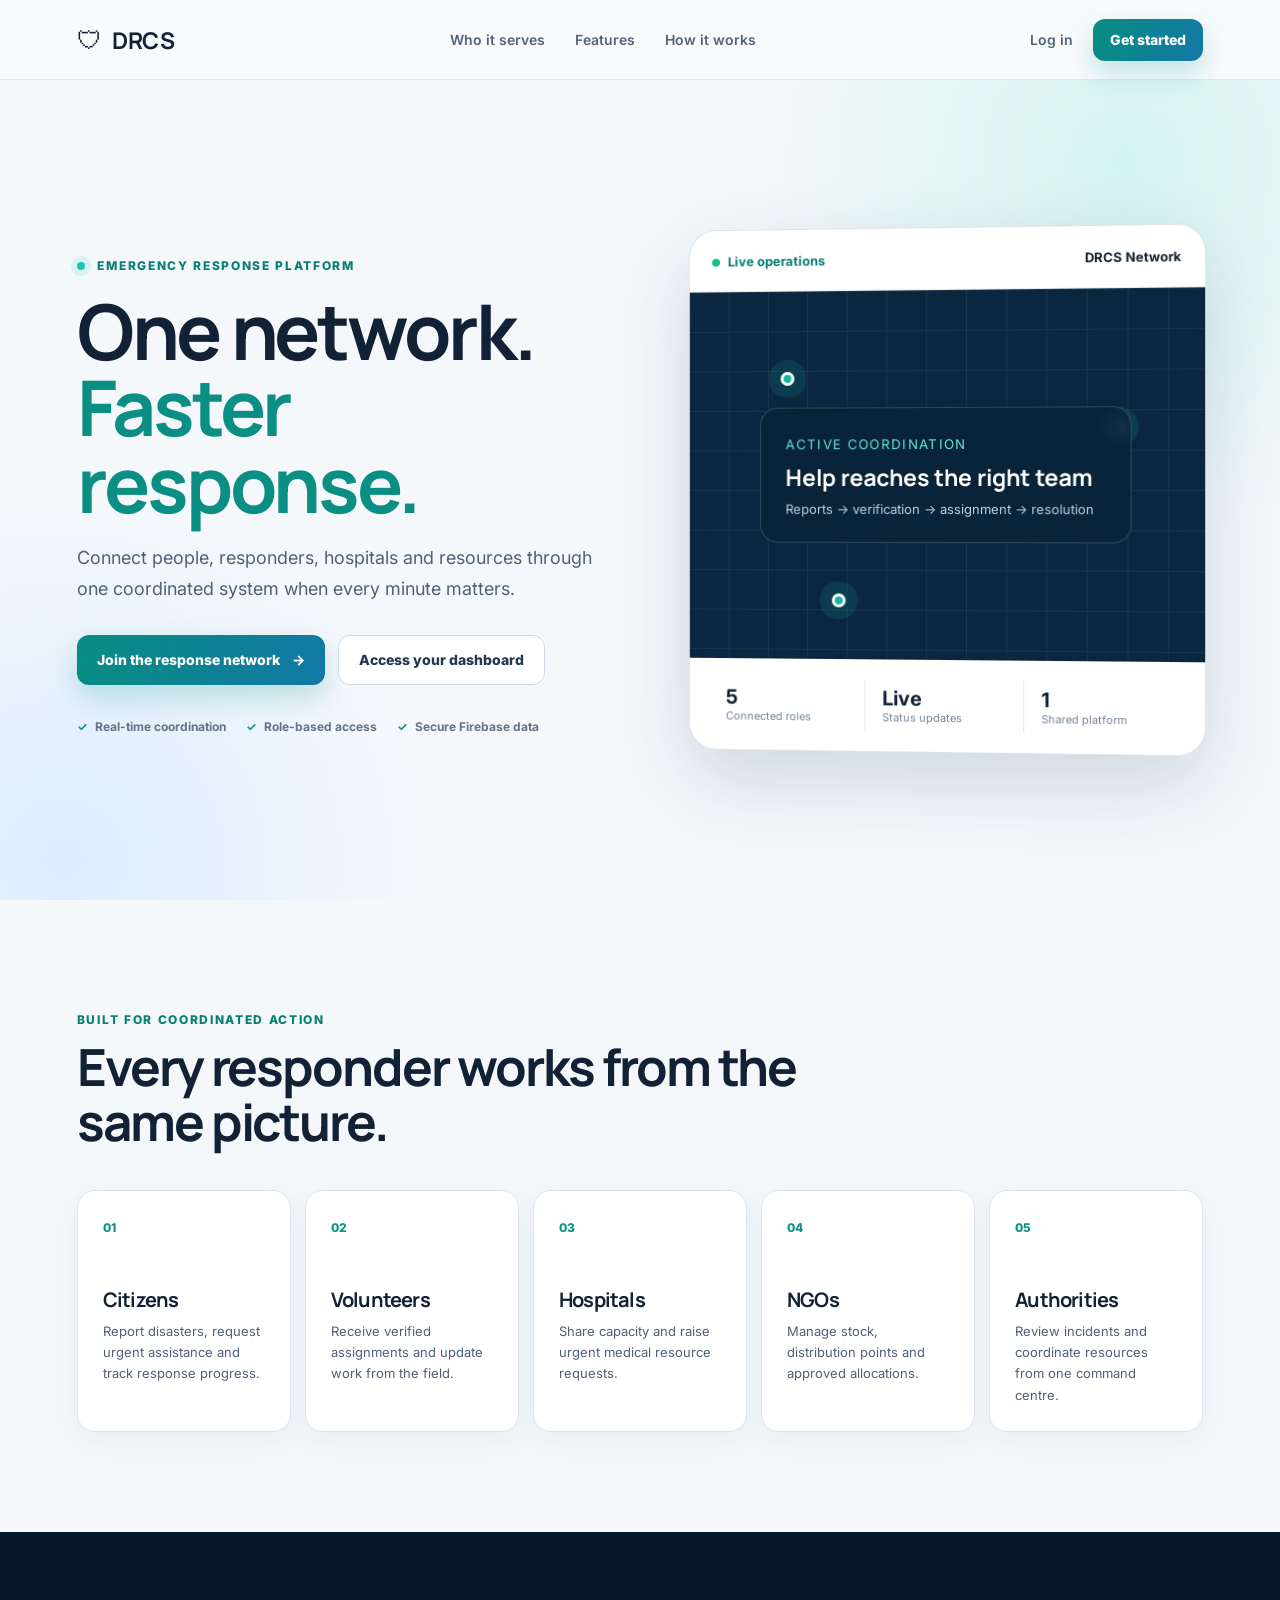
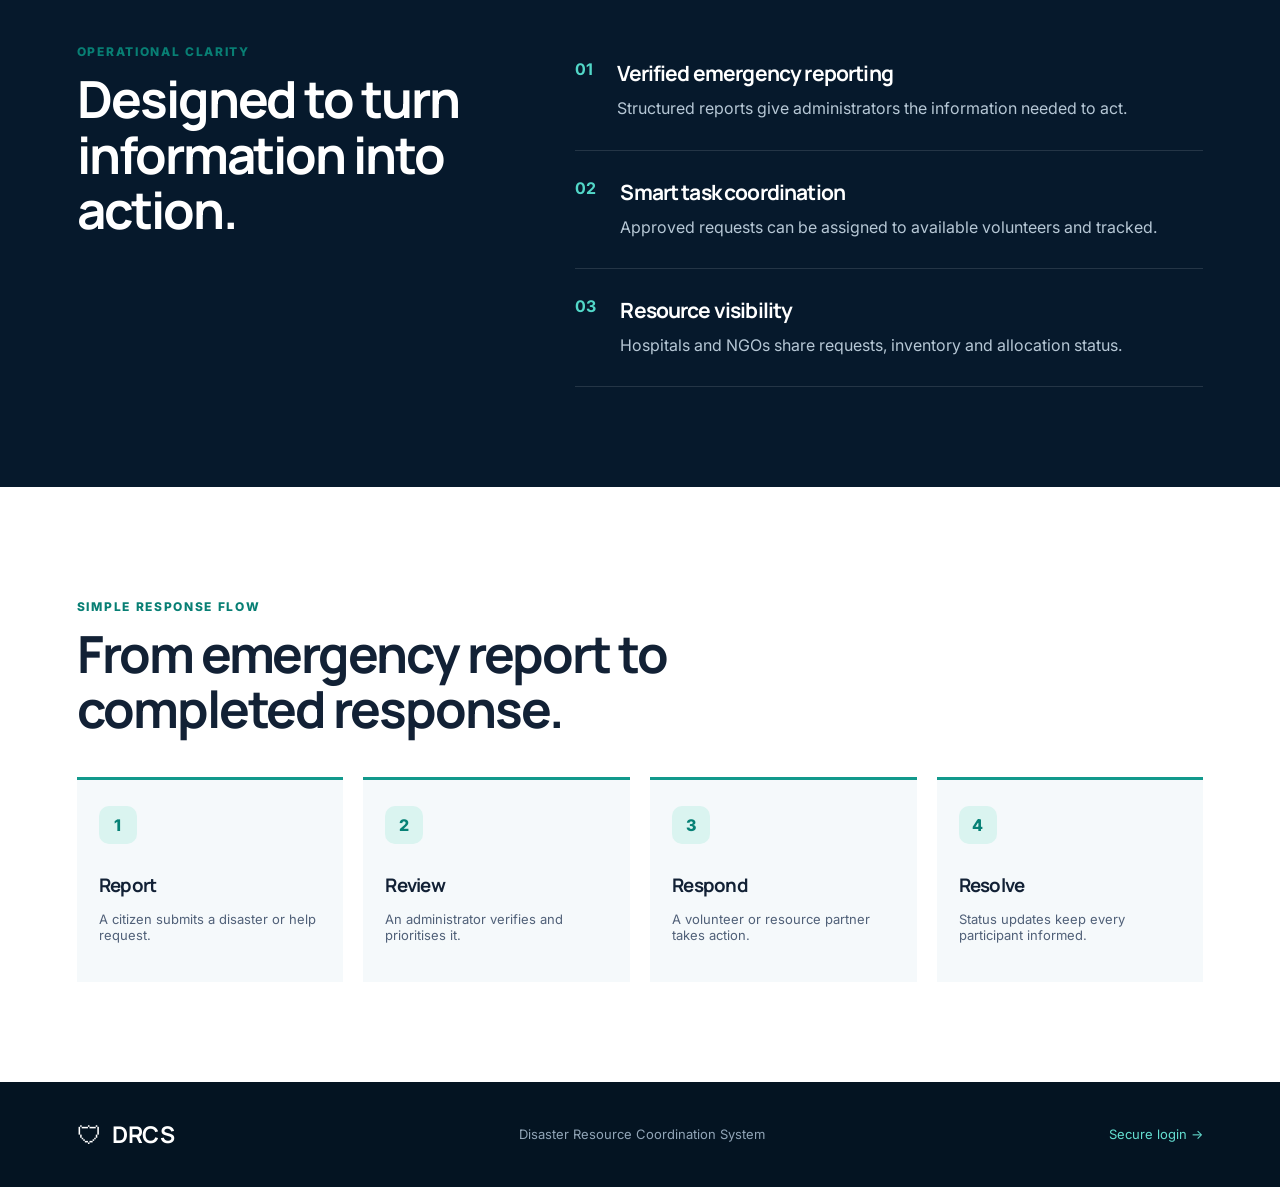
<file: index.html>
<!DOCTYPE html>
<html lang="en">
<head>
    <meta charset="UTF-8">
    <meta name="viewport" content="width=device-width, initial-scale=1.0">
    <meta name="description" content="DRCS connects citizens, volunteers, hospitals, NGOs and authorities for coordinated disaster response.">
    <title>DRCS | Disaster Resource Coordination System</title>
<link rel="stylesheet" href="css/style.css">
</head>
<body>
    <header class="site-header">
        <a class="site-brand" href="index.html"><span>🛡</span><strong>DRCS</strong></a>
        <nav aria-label="Main navigation">
            <a href="#users">Who it serves</a>
            <a href="#features">Features</a>
            <a href="#workflow">How it works</a>
        </nav>
        <div class="header-actions">
            <a class="text-link" href="login.html">Log in</a>
            <a class="button small" href="signup.html">Get started</a>
        </div>
    </header>

    <main>
        <section class="hero">
            <div class="hero-copy">
                <p class="kicker"><span></span> Emergency response platform</p>
                <h1>One network.<br><em>Faster response.</em></h1>
                <p class="hero-text">Connect people, responders, hospitals and resources through one coordinated system when every minute matters.</p>
                <div class="hero-actions">
                    <a class="button" href="signup.html">Join the response network <span>→</span></a>
                    <a class="outline-button" href="login.html">Access your dashboard</a>
                </div>
                <div class="trust-row">
                    <span>Real-time coordination</span>
                    <span>Role-based access</span>
                    <span>Secure Firebase data</span>
                </div>
            </div>
            <div class="hero-visual" aria-label="DRCS response network overview">
                <div class="visual-top">
                    <span class="live-dot">Live operations</span>
                    <span>DRCS Network</span>
                </div>
                <div class="map-grid">
                    <span class="pulse p1"></span><span class="pulse p2"></span><span class="pulse p3"></span>
                    <div class="response-card">
                        <small>Active coordination</small>
                        <strong>Help reaches the right team</strong>
                        <p>Reports → verification → assignment → resolution</p>
                    </div>
                </div>
                <div class="visual-stats">
                    <div><strong>5</strong><span>Connected roles</span></div>
                    <div><strong>Live</strong><span>Status updates</span></div>
                    <div><strong>1</strong><span>Shared platform</span></div>
                </div>
            </div>
        </section>

        <section id="users" class="section">
            <p class="section-label">Built for coordinated action</p>
            <h2>Every responder works from the same picture.</h2>
            <div class="role-grid">
                <article><span>01</span><h3>Citizens</h3><p>Report disasters, request urgent assistance and track response progress.</p></article>
                <article><span>02</span><h3>Volunteers</h3><p>Receive verified assignments and update work from the field.</p></article>
                <article><span>03</span><h3>Hospitals</h3><p>Share capacity and raise urgent medical resource requests.</p></article>
                <article><span>04</span><h3>NGOs</h3><p>Manage stock, distribution points and approved allocations.</p></article>
                <article><span>05</span><h3>Authorities</h3><p>Review incidents and coordinate resources from one command centre.</p></article>
            </div>
        </section>

        <section id="features" class="feature-section">
            <div>
                <p class="section-label">Operational clarity</p>
                <h2>Designed to turn information into action.</h2>
            </div>
            <div class="feature-list">
                <article><strong>01</strong><div><h3>Verified emergency reporting</h3><p>Structured reports give administrators the information needed to act.</p></div></article>
                <article><strong>02</strong><div><h3>Smart task coordination</h3><p>Approved requests can be assigned to available volunteers and tracked.</p></div></article>
                <article><strong>03</strong><div><h3>Resource visibility</h3><p>Hospitals and NGOs share requests, inventory and allocation status.</p></div></article>
            </div>
        </section>

        <section id="workflow" class="workflow section">
            <p class="section-label">Simple response flow</p>
            <h2>From emergency report to completed response.</h2>
            <div class="steps">
                <div><span>1</span><h3>Report</h3><p>A citizen submits a disaster or help request.</p></div>
                <div><span>2</span><h3>Review</h3><p>An administrator verifies and prioritises it.</p></div>
                <div><span>3</span><h3>Respond</h3><p>A volunteer or resource partner takes action.</p></div>
                <div><span>4</span><h3>Resolve</h3><p>Status updates keep every participant informed.</p></div>
            </div>
        </section>
    </main>

    <footer>
        <a class="site-brand" href="index.html"><span>🛡</span><strong>DRCS</strong></a>
        <p>Disaster Resource Coordination System</p>
        <a href="login.html">Secure login →</a>
    </footer>
</body>
</html>
</file>
<file: css/style.css>
@import url("https://fonts.googleapis.com/css2?family=Inter:wght@400;500;600;700;800&family=Manrope:wght@600;700;800&display=swap");
:root{--navy:#06192c;--ink:#122135;--text:#506078;--teal:#0c9c8d;--blue:#1978d4;--line:#dce6ef;--page:#f5f8fb}
*{box-sizing:border-box}
html{scroll-behavior:smooth}
body{margin:0;font-family:Inter,Arial,sans-serif;color:var(--ink);background:var(--page)}
a{text-decoration:none;color:inherit}
h1,h2,h3{font-family:Manrope,Inter,sans-serif;letter-spacing:-.04em}
.site-header{height:80px;display:flex;align-items:center;gap:40px;padding:0 clamp(24px,6vw,92px);border-bottom:1px solid rgba(19,51,78,.1);background:rgba(248,251,253,.9);backdrop-filter:blur(14px);position:sticky;top:0;z-index:20}
.site-brand{display:flex;align-items:center;gap:10px;font-family:Manrope,sans-serif;font-size:23px}.site-brand span{font-size:25px}
.site-header nav{display:flex;gap:30px;margin:auto}.site-header nav a,.text-link{font-size:14px;font-weight:600;color:#53647a}.site-header nav a:hover,.text-link:hover{color:var(--teal)}
.header-actions{display:flex;align-items:center;gap:20px}
.button,.outline-button{display:inline-flex;align-items:center;justify-content:center;gap:12px;min-height:50px;padding:13px 20px;border-radius:12px;font-size:14px;font-weight:800}
.button{color:#fff;background:linear-gradient(110deg,#078d81,#1378a5);box-shadow:0 12px 28px rgba(7,141,129,.23)}.button:hover{transform:translateY(-2px)}
.button.small{min-height:42px;padding:10px 17px}.outline-button{border:1px solid #cddae6;background:#fff;color:#243850}
.hero{min-height:calc(100vh - 80px);display:grid;grid-template-columns:1fr 1fr;align-items:center;gap:clamp(35px,7vw,100px);padding:70px clamp(24px,6vw,92px);background:radial-gradient(circle at 88% 10%,#d5f4ef,transparent 28%),radial-gradient(circle at 5% 95%,#dcecff,transparent 25%)}
.hero-copy{max-width:720px}.kicker,.section-label{font-size:12px;font-weight:800;letter-spacing:.14em;text-transform:uppercase;color:#087f74}.kicker span{display:inline-block;width:8px;height:8px;margin-right:8px;border-radius:50%;background:#19c7b3;box-shadow:0 0 0 6px rgba(25,199,179,.12)}
.hero h1{margin:20px 0;font-size:clamp(48px,6vw,82px);line-height:.99}.hero h1 em{font-style:normal;color:#0b8f84}
.hero-text{max-width:630px;font-size:18px;line-height:1.75;color:var(--text)}
.hero-actions{display:flex;gap:13px;margin-top:30px}.trust-row{display:flex;flex-wrap:wrap;gap:20px;margin-top:34px;color:#63748a;font-size:12px;font-weight:700}.trust-row span::before{content:"✓";margin-right:7px;color:#0b9b8c}
.hero-visual{overflow:hidden;border:1px solid rgba(38,84,112,.16);border-radius:28px;background:#fff;box-shadow:0 30px 80px rgba(22,70,97,.18);transform:perspective(1000px) rotateY(-3deg)}
.visual-top{height:62px;display:flex;align-items:center;justify-content:space-between;padding:0 23px;border-bottom:1px solid #e3ebf2;font-size:13px;font-weight:700}.live-dot{color:#087d72}.live-dot::before{content:"";display:inline-block;width:8px;height:8px;margin-right:8px;border-radius:50%;background:#18be86}
.map-grid{min-height:370px;position:relative;display:grid;place-items:center;background-color:#0b2740;background-image:linear-gradient(rgba(255,255,255,.055) 1px,transparent 1px),linear-gradient(90deg,rgba(255,255,255,.055) 1px,transparent 1px);background-size:40px 40px}
.response-card{width:72%;padding:25px;border:1px solid rgba(255,255,255,.16);border-radius:18px;background:rgba(9,35,57,.86);backdrop-filter:blur(9px);color:#fff}.response-card small{color:#64e6d7;text-transform:uppercase;letter-spacing:.1em}.response-card strong{display:block;margin:8px 0;font-family:Manrope;font-size:23px}.response-card p{margin:0;color:#bfd0df;font-size:13px}
.pulse{position:absolute;width:14px;height:14px;border:3px solid #fff;border-radius:50%;background:#13b7a4;box-shadow:0 0 0 12px rgba(19,183,164,.14)}.p1{top:22%;left:18%}.p2{right:15%;top:35%}.p3{left:28%;bottom:14%}
.visual-stats{display:grid;grid-template-columns:repeat(3,1fr);padding:20px}.visual-stats div{padding:7px 17px;border-right:1px solid #e3eaf1}.visual-stats div:last-child{border:0}.visual-stats strong,.visual-stats span{display:block}.visual-stats strong{font-size:20px}.visual-stats span{font-size:11px;color:#758398}
.section{padding:100px clamp(24px,6vw,92px)}.section>h2,.feature-section h2{max-width:750px;margin:10px 0 40px;font-size:clamp(34px,4vw,52px);line-height:1.08}
.role-grid{display:grid;grid-template-columns:repeat(5,1fr);gap:14px}.role-grid article{min-height:225px;padding:25px;border:1px solid var(--line);border-radius:18px;background:#fff;box-shadow:0 10px 30px rgba(37,65,92,.06)}.role-grid article:hover{transform:translateY(-5px);box-shadow:0 18px 40px rgba(37,65,92,.11)}.role-grid span{font-size:12px;font-weight:800;color:#0c9285}.role-grid h3{margin:50px 0 8px;font-size:20px}.role-grid p{margin:0;color:var(--text);font-size:13px;line-height:1.65}
.feature-section{display:grid;grid-template-columns:.8fr 1.2fr;gap:80px;padding:100px clamp(24px,6vw,92px);background:var(--navy);color:#fff}.feature-section h2{color:#fff}.feature-list{display:grid}.feature-list article{display:flex;gap:24px;padding:27px 0;border-bottom:1px solid rgba(255,255,255,.12)}.feature-list article>strong{color:#52d7c8}.feature-list h3{margin:0 0 8px;color:#fff;font-size:21px}.feature-list p{margin:0;color:#b6c7d5;line-height:1.7}
.workflow{background:#fff}.steps{display:grid;grid-template-columns:repeat(4,1fr);gap:20px}.steps div{position:relative;padding:26px 22px;border-top:3px solid #12998c;background:#f5f9fb}.steps span{display:grid;place-items:center;width:38px;height:38px;border-radius:10px;background:#daf4f0;color:#078176;font-weight:800}.steps h3{margin:28px 0 7px}.steps p{font-size:13px;color:var(--text)}
footer{display:flex;align-items:center;gap:30px;padding:35px clamp(24px,6vw,92px);background:#041422;color:#fff}footer p{margin:auto;color:#91a5b7;font-size:13px}footer>a:last-child{font-size:13px;color:#64ded0}
@media(max-width:1050px){.hero{grid-template-columns:1fr}.hero-visual{max-width:720px;transform:none}.role-grid{grid-template-columns:repeat(2,1fr)}.feature-section{grid-template-columns:1fr;gap:30px}.steps{grid-template-columns:repeat(2,1fr)}}
@media(max-width:700px){.site-header nav{display:none}.site-header{padding:0 18px}.header-actions{margin-left:auto}.text-link{display:none}.hero{padding:55px 20px}.hero h1{font-size:48px}.hero-actions{flex-direction:column}.map-grid{min-height:310px}.response-card{width:86%}.visual-stats{grid-template-columns:1fr}.visual-stats div{border-right:0;border-bottom:1px solid #e3eaf1}.role-grid,.steps{grid-template-columns:1fr}.section,.feature-section{padding:75px 20px}footer{align-items:flex-start;flex-direction:column}footer p{margin:0}}
</file>
